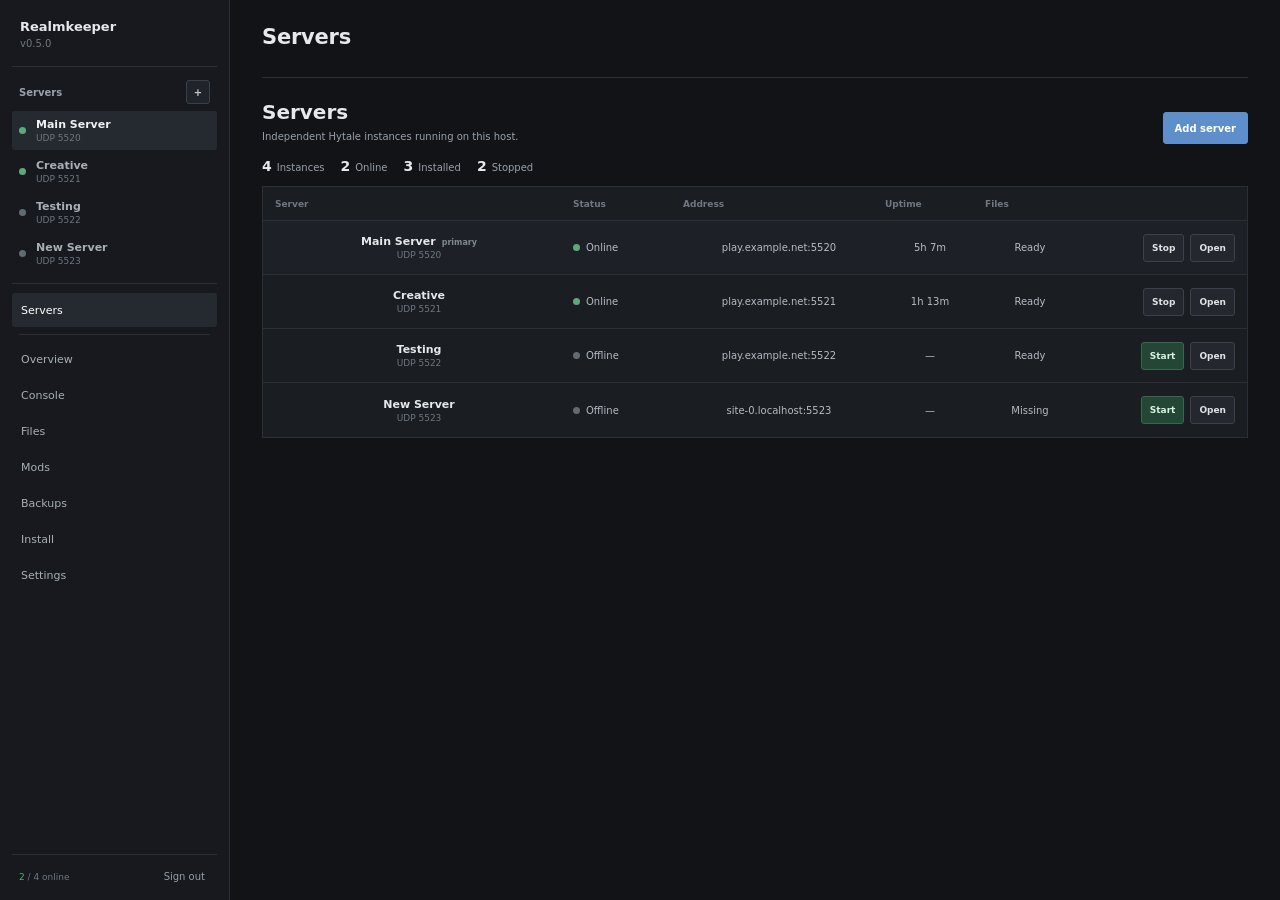
<file: preview.html>
<!doctype html>
<html lang="en">
<head>
  <meta charset="utf-8">
  <meta name="viewport" content="width=device-width,initial-scale=1,viewport-fit=cover">
  <meta name="theme-color" content="#15171b">
  <title>Realmkeeper</title>
  <style>:root{
  color-scheme:dark;
  --bg:#111317;
  --sidebar:#17191e;
  --surface:#1a1d22;
  --surface-2:#20242a;
  --surface-3:#0d0f12;
  --line:#2b3037;
  --line-strong:#3a414b;
  --text:#e6e8eb;
  --muted:#9aa1aa;
  --faint:#6f7781;
  --accent:#5e8fca;
  --accent-hover:#6b9bd4;
  --green:#5da87c;
  --red:#c66767;
  --amber:#c59b57;
  --sidebar-w:230px;
}
*{box-sizing:border-box}
html,body{margin:0;min-height:100%;background:var(--bg);color:var(--text);font-family:Inter,ui-sans-serif,system-ui,-apple-system,BlinkMacSystemFont,"Segoe UI",sans-serif}
body{min-height:100vh}
button,input,textarea,select{font:inherit}button{color:inherit}.hidden{display:none!important}.muted{color:var(--muted)}code{font:12px ui-monospace,SFMono-Regular,Menlo,Consolas,monospace;color:#c5ccd4}
.app{min-height:100vh;display:grid;grid-template-columns:var(--sidebar-w) minmax(0,1fr)}
.sidebar{height:100vh;position:sticky;top:0;background:var(--sidebar);border-right:1px solid var(--line);padding:18px 12px 14px;display:flex;flex-direction:column}
.brand{padding:1px 8px 17px;border-bottom:1px solid var(--line);margin-bottom:13px}.brand strong{display:block;font-size:13px;font-weight:650}.brand small{display:block;margin-top:4px;color:var(--faint);font-size:10px}
.server-picker-head{display:flex;align-items:center;justify-content:space-between;padding:0 7px 7px;color:var(--muted);font-size:10px;font-weight:650}.server-picker-head button{width:24px;height:24px;border:1px solid var(--line-strong);border-radius:3px;background:#20242a;color:#c5cbd2;cursor:pointer}.server-picker-head button:hover{background:#272c33}
.server-list{display:flex;flex-direction:column;gap:2px;max-height:235px;overflow:auto;padding:0 0 10px;margin-bottom:9px;border-bottom:1px solid var(--line)}
.server-list-item{width:100%;min-height:39px;border:0;border-radius:3px;background:transparent;color:#a8afb7;display:grid;grid-template-columns:11px minmax(0,1fr);gap:6px;align-items:center;padding:5px 7px;text-align:left;cursor:pointer}.server-list-item:hover{background:#20242a}.server-list-item.active{background:#252a31;color:#f0f2f4}.server-list-copy{min-width:0}.server-list-copy b,.server-list-copy small{display:block;white-space:nowrap;overflow:hidden;text-overflow:ellipsis}.server-list-copy b{font-size:11px;font-weight:600}.server-list-copy small{margin-top:2px;color:var(--faint);font-size:9px}
.sidebar nav{display:flex;flex-direction:column;gap:2px}.sidebar nav button{height:34px;border:0;border-radius:3px;background:transparent;color:#a8afb7;padding:0 9px;text-align:left;font-size:11px;cursor:pointer}.sidebar nav button:hover{background:#20242a;color:#e5e7ea}.sidebar nav button.active{background:#252a31;color:#fff}.nav-divider{height:1px;background:var(--line);margin:5px 7px}
.sidebar-foot{margin-top:auto;padding:12px 7px 0;border-top:1px solid var(--line);display:flex;align-items:center;justify-content:space-between;gap:8px}.fleet-state{color:var(--faint);font-size:9px}.fleet-state span:first-child{color:var(--green)}
.quiet-btn{border:0;background:transparent;color:#959da7;padding:4px 5px;cursor:pointer;font-size:10px}.quiet-btn:hover{color:#fff}
.main{min-width:0;padding:0 32px 42px}.topbar{height:78px;display:flex;align-items:center;justify-content:space-between;border-bottom:1px solid var(--line);margin-bottom:22px}.topbar h1{margin:0;font-size:21px;font-weight:650;letter-spacing:-.01em}.top-context{margin-top:3px;color:var(--muted);font-size:10px}.top-actions{display:flex;align-items:center;gap:8px}
.status-pill{height:31px;display:flex;align-items:center;gap:7px;border:1px solid var(--line);background:var(--surface);padding:0 9px;border-radius:3px;color:#b5bbc2;font-size:10px}.dot{width:7px;height:7px;border-radius:50%;background:#626a73}.dot.online{background:var(--green)}.dot.busy{background:var(--amber)}.dot.large{width:8px;height:8px}
.view{display:none}.view.active{display:block}.section-label{display:none}.page-head,.panel-head{display:flex;align-items:flex-start;justify-content:space-between;gap:18px}.page-head{align-items:flex-end;margin-bottom:14px}.page-head h2{margin:0;font-size:20px;font-weight:650}.panel-head{margin-bottom:14px}.panel-head h3{margin:0;font-size:13px;font-weight:650}.help{color:var(--muted);font-size:10px;line-height:1.5;margin:5px 0 0}
.btn{height:32px;border:1px solid var(--line-strong);border-radius:3px;background:#24282e;color:#dfe2e6;padding:0 11px;font-size:10px;font-weight:600;cursor:pointer}.btn:hover:not(:disabled){background:#2b3037}.btn:disabled{opacity:.42;cursor:not-allowed}.btn.primary{background:var(--accent);border-color:var(--accent);color:#fff}.btn.primary:hover:not(:disabled){background:var(--accent-hover)}.btn.success{background:#244735;border-color:#37674d;color:#d9efe3}.btn.danger{background:#4a292a;border-color:#714041;color:#f0d2d2}.btn.danger-ghost{border-color:#654143;color:#dca7a8;background:#21191b}.btn.full{width:100%}.btn.small{height:28px;padding:0 8px;font-size:9px}
.panel{background:var(--surface);border:1px solid var(--line);border-radius:4px;padding:17px}.warning-bar{margin-bottom:12px;border:1px solid #5d4c31;background:#201c15;border-radius:3px;padding:9px 11px;display:flex;gap:7px;align-items:center;font-size:10px;color:#d6c08e}.warning-bar span{color:#a9956c}
.server-header{display:flex;align-items:center;justify-content:space-between;gap:22px;border-bottom:1px solid var(--line);padding:3px 0 18px}.server-title-block h2{margin:6px 0 7px;font-size:25px;font-weight:650;letter-spacing:-.02em}.status-line{display:flex;align-items:center;gap:7px;color:#abb2ba;font-size:9px;font-weight:700}.connect-row{display:flex;align-items:center;gap:6px}.connect-row code{background:#0e1013;border:1px solid var(--line);padding:5px 7px;border-radius:2px}.server-controls{display:flex;gap:6px;flex-wrap:wrap;justify-content:flex-end}
.stat-strip{display:grid;grid-template-columns:repeat(5,1fr);border:1px solid var(--line);background:var(--surface);margin-top:12px}.stat-strip>div{padding:12px 14px;border-right:1px solid var(--line)}.stat-strip>div:last-child{border-right:0}.stat-strip span,.stat-strip strong{display:block}.stat-strip span{color:var(--muted);font-size:9px;margin-bottom:4px}.stat-strip strong{font-size:13px;font-weight:650}
.dashboard-grid{display:grid;grid-template-columns:1fr 1fr;gap:11px;margin-top:11px}.log-panel{grid-column:1/-1}.operation-list{border-top:1px solid var(--line)}.operation-list button{width:100%;border:0;border-bottom:1px solid var(--line);background:transparent;color:inherit;display:flex;align-items:center;justify-content:space-between;padding:10px 0;cursor:pointer;text-align:left}.operation-list button:hover{background:#1f2329}.operation-list b,.operation-list small{display:block}.operation-list b{font-size:10px}.operation-list small{font-size:9px;color:var(--muted);margin-top:3px}.operation-list button>span:last-child{font-size:9px;color:#9eb9d8}.button-grid{display:grid;grid-template-columns:1fr 1fr;gap:6px}
.mini-log{height:150px;overflow:hidden;background:var(--surface-3);border:1px solid #242930;padding:9px 11px;font:10px/1.65 ui-monospace,SFMono-Regular,Menlo,Consolas,monospace;color:#a9b2bc}.mini-line{white-space:nowrap;overflow:hidden;text-overflow:ellipsis}.mini-line .time{color:#69737e;margin-right:8px}.mini-line.controller{color:#8bb0d1}.mini-line.stderr{color:#d17a7a}
.console-card{padding:0;overflow:hidden}.console-card .panel-head{padding:14px 16px 0}.console-tools{display:flex;align-items:center;gap:12px;color:var(--muted);font-size:9px}.console-output{height:calc(100vh - 215px);min-height:460px;background:#0a0c0f;border-top:1px solid var(--line);border-bottom:1px solid var(--line);padding:13px 15px;overflow:auto;color:#adb6c0;font:10px/1.65 ui-monospace,SFMono-Regular,Menlo,Consolas,monospace}.log-line{white-space:pre-wrap;word-break:break-word}.log-line .stamp{color:#5f6974;margin-right:7px}.log-line .source{display:inline-block;width:66px;color:#77828d}.log-line.controller{color:#8db2d3}.log-line.stderr{color:#cf7d7d}.log-line.console{color:#9ab6ca}.console-input{display:flex;gap:8px;align-items:center;padding:10px 12px;background:#14171b}.console-input>span{color:#8aaed2;font-family:monospace}.console-input input{min-width:0;flex:1;border:0;outline:0;background:transparent;color:#e2e5e8;font:11px ui-monospace,SFMono-Regular,Menlo,monospace}
.file-head{align-items:flex-end}.file-actions{display:flex;gap:6px;align-items:center}.file-actions select{height:32px;border:1px solid var(--line-strong);border-radius:3px;background:#13161a;color:#dbe0e4;padding:0 27px 0 8px;font-size:10px}.inline-notice{padding:8px 10px;margin-bottom:8px;border:1px solid #5a5038;background:#211e17;border-radius:3px;color:#c6b781;font-size:10px}.code-editor{width:100%;min-height:560px;resize:vertical;outline:0;border:1px solid var(--line);border-radius:3px;background:#0b0d10;color:#c0cad4;padding:13px;font:10px/1.62 ui-monospace,SFMono-Regular,Menlo,Consolas,monospace}.code-editor:focus{border-color:#566b82}.code-editor:disabled{opacity:.62;cursor:not-allowed}
.row{display:flex;align-items:center;gap:8px}.row.end{justify-content:flex-end;margin-top:9px}.row.end>span{margin-right:auto;font-size:9px}.file-btn{position:relative;overflow:hidden;display:inline-flex;align-items:center}.file-btn input{position:absolute;inset:0;opacity:0;cursor:pointer}.file-list{display:flex;flex-direction:column;border-top:1px solid var(--line)}.file-row{display:grid;grid-template-columns:minmax(0,1fr) 95px 155px auto;gap:12px;align-items:center;min-height:42px;border-bottom:1px solid var(--line);font-size:10px}.file-row .name{white-space:nowrap;overflow:hidden;text-overflow:ellipsis}.file-row .meta{color:var(--muted)}.file-row button{border:0;background:transparent;color:#cf8989;font-size:9px;cursor:pointer}.empty-state{color:var(--muted);font-size:10px;padding:13px 0}.empty-state:not(:only-child){padding:0}.stack-panels{display:grid;gap:11px}
.setup-panel{padding:0}.setup-panel>.panel-head{padding:17px 17px 0}.install-state{margin:0 17px 4px;padding:10px 11px;background:#111419;border:1px solid var(--line);border-radius:3px;color:var(--muted);font-size:10px}.setup-row{display:grid;grid-template-columns:32px minmax(0,1fr) auto;gap:13px;align-items:center;padding:17px;border-top:1px solid var(--line)}.step-index{color:#727b85;font:700 10px ui-monospace,monospace}.setup-row h4{margin:0 0 4px;font-size:12px}.setup-row p{margin:0;max-width:690px;color:var(--muted);font-size:10px;line-height:1.5}.setup-buttons{display:flex;gap:6px;justify-content:flex-end;flex-wrap:wrap}
.settings-form>label{display:flex;flex-direction:column;gap:5px;color:#abb2ba;font-size:10px}.settings-form input{height:34px;border:1px solid var(--line-strong);border-radius:3px;background:#111419;color:#edf0f2;padding:0 9px;outline:0}.settings-form input:focus{border-color:#5a718a}.settings-form input:disabled{opacity:.62}.settings-form label small{font-size:9px;color:var(--faint)}.form-grid{display:grid;grid-template-columns:1fr 1fr;gap:12px;margin-bottom:12px}.toggle-row{margin-top:14px!important;display:flex!important;flex-direction:row!important;align-items:center;justify-content:space-between;padding:11px;border:1px solid var(--line);background:#15181d}.toggle-row b,.toggle-row small{display:block}.toggle-row small{margin-top:2px}.toggle-row input{width:16px;height:16px}.settings-note{display:flex;gap:8px;margin-top:12px;padding:10px 11px;border-left:2px solid #5d7fa5;background:#15181d;color:var(--muted);font-size:9px}.settings-note b{color:#d0d5da}
.auth-shell{min-height:100vh;display:grid;place-items:center;padding:22px}.auth-card{width:min(360px,100%);border:1px solid var(--line);background:var(--surface);border-radius:4px;padding:24px}.auth-product{color:#cfd4da;font-size:11px;font-weight:650;margin-bottom:24px}.auth-card h1{font-size:21px;margin:0 0 5px}.auth-card p{font-size:10px;margin:0 0 18px}.auth-card label{display:flex;flex-direction:column;gap:5px;margin:0 0 12px;color:#abb2ba;font-size:10px}.auth-card input{height:36px;border:1px solid var(--line-strong);border-radius:3px;background:#111419;color:#fff;padding:0 9px;outline:0}.auth-card input:focus{border-color:#5b7189}.error-text{min-height:16px;margin-top:9px;color:#d58686;font-size:9px}
.toast{position:fixed;right:18px;bottom:18px;z-index:30;background:#1d2127;border:1px solid var(--line-strong);border-radius:3px;color:#e8ebed;padding:9px 11px;font-size:10px;opacity:0;transform:translateY(6px);pointer-events:none;transition:.12s}.toast.show{opacity:1;transform:none}.toast.error{border-color:#754645;color:#efbcbc}
.fleet-summary{display:flex;gap:16px;padding:0 0 12px;color:var(--muted);font-size:10px}.fleet-summary>div{display:flex;align-items:baseline;gap:5px}.fleet-summary strong{font-size:14px;color:#e6e8eb}.fleet-summary span{text-transform:none;letter-spacing:0}
.table-shell{border:1px solid var(--line);background:var(--surface)}.server-table-head,.fleet-card{display:grid;grid-template-columns:minmax(180px,1.5fr) 100px minmax(170px,1fr) 90px 90px 150px;gap:10px;align-items:center}.server-table-head{min-height:34px;padding:0 12px;border-bottom:1px solid var(--line);color:var(--faint);font-size:9px;font-weight:650}.fleet-grid{display:block}.fleet-card{min-height:54px;padding:0 12px;border-bottom:1px solid var(--line)}.fleet-card:last-child{border-bottom:0}.fleet-card.selected{background:#1d2127}.fleet-open{display:contents}.fleet-name{min-width:0}.fleet-name strong,.fleet-name small{display:block;white-space:nowrap;overflow:hidden;text-overflow:ellipsis}.fleet-name strong{font-size:11px;font-weight:600}.fleet-name small{color:var(--faint);font-size:9px;margin-top:2px}.fleet-cell{font-size:10px;color:#b5bcc4;white-space:nowrap;overflow:hidden;text-overflow:ellipsis}.fleet-status{display:flex;align-items:center;gap:6px}.primary-tag{margin-left:6px;color:#7f8790;font-size:8px}.fleet-actions{display:flex;justify-content:flex-end;gap:6px}
.server-dialog{width:min(460px,calc(100vw - 28px));border:1px solid var(--line-strong);border-radius:4px;background:#191c21;color:var(--text);padding:0}.server-dialog::backdrop{background:rgba(0,0,0,.65)}.server-dialog form{padding:18px}.dialog-head{display:flex;align-items:flex-start;justify-content:space-between;gap:15px;margin-bottom:16px}.dialog-head h2{margin:0;font-size:18px}.server-dialog label{display:flex;flex-direction:column;gap:5px;margin:0 0 12px;color:#abb2ba;font-size:10px}.server-dialog input,.server-dialog select{height:35px;border:1px solid var(--line-strong);border-radius:3px;background:#111419;color:#edf0f2;padding:0 9px;outline:0}.server-dialog select{padding-right:28px}.server-dialog small{color:var(--faint);font-size:9px;line-height:1.4}.dialog-actions{display:flex;justify-content:flex-end;gap:6px;margin-top:16px;padding-top:12px;border-top:1px solid var(--line)}
@media(max-width:1050px){:root{--sidebar-w:205px}.main{padding:0 22px 36px}.server-table-head,.fleet-card{grid-template-columns:minmax(160px,1.4fr) 90px minmax(150px,1fr) 80px 120px}.server-table-head span:nth-child(5),.fleet-card>.fleet-files{display:none}.stat-strip{grid-template-columns:repeat(3,1fr)}.stat-strip>div:nth-child(3){border-right:0}.stat-strip>div:nth-child(n+4){border-top:1px solid var(--line)}.dashboard-grid{grid-template-columns:1fr}.log-panel{grid-column:auto}.setup-row{grid-template-columns:32px 1fr}.setup-buttons{grid-column:2;justify-content:flex-start}}
@media(max-width:700px){.app{display:block}.sidebar{position:fixed;z-index:20;left:0;right:0;bottom:0;top:auto;width:auto;height:58px;padding:4px 5px;border-right:0;border-top:1px solid var(--line);display:block;overflow-x:auto}.brand,.sidebar-foot,.server-picker-head,.server-list,.nav-divider{display:none}.sidebar nav{height:100%;display:flex;flex-direction:row;gap:2px;min-width:max-content}.sidebar nav button{min-width:72px;height:48px;text-align:center;padding:0 7px;font-size:9px}.main{padding:0 11px 72px}.topbar{height:68px;margin-bottom:12px}.topbar h1{font-size:18px}.top-actions .status-pill{display:none}.server-header{align-items:flex-start;flex-direction:column;padding-top:0}.server-title-block h2{font-size:22px}.server-controls{width:100%;justify-content:flex-start}.server-controls .btn{flex:1}.stat-strip{grid-template-columns:1fr 1fr}.stat-strip>div{border-right:1px solid var(--line);border-top:1px solid var(--line)}.stat-strip>div:nth-child(-n+2){border-top:0}.stat-strip>div:nth-child(2n){border-right:0}.panel{padding:14px}.file-head{display:block}.file-actions{margin-top:10px}.file-actions select{flex:1}.form-grid{grid-template-columns:1fr}.file-row{grid-template-columns:minmax(0,1fr) auto}.file-row .meta{display:none}.console-card{padding:0}.console-output{height:calc(100vh - 192px);min-height:390px}.setup-row{display:block}.step-index{margin-bottom:6px}.setup-buttons{margin-top:10px;justify-content:flex-start}.warning-bar{align-items:flex-start;flex-direction:column}.settings-note{display:block}.settings-note b{display:block;margin-bottom:4px}.page-head{align-items:flex-start;flex-direction:column}.page-head .btn{width:100%}.fleet-summary{gap:10px;flex-wrap:wrap}.server-table-head{display:none}.fleet-card{grid-template-columns:minmax(0,1fr) auto;gap:8px;min-height:68px;padding:9px 10px}.fleet-card>.fleet-status,.fleet-card>.fleet-address,.fleet-card>.fleet-uptime,.fleet-card>.fleet-files{display:none}.fleet-actions{align-self:center}.top-context{max-width:170px;overflow:hidden;text-overflow:ellipsis;white-space:nowrap}.sidebar nav button[data-view="servers"]{order:-1}}
</style>
</head>
<body>
  <div id="auth" class="auth-shell hidden">
    <form id="auth-form" class="auth-card">
      <div class="auth-product">Realmkeeper</div>
      <h1 id="auth-title">Sign in</h1>
      <p id="auth-copy" class="muted">Manage Hytale servers on this host.</p>
      <label>Username<input id="auth-user" autocomplete="username" value="admin" required></label>
      <label>Password<input id="auth-pass" type="password" autocomplete="current-password" minlength="8" required></label>
      <button class="btn primary full" type="submit" id="auth-submit">Continue</button>
      <div id="auth-error" class="error-text"></div>
    </form>
  </div>

  <div id="app" class="app hidden">
    <aside class="sidebar">
      <div class="brand">
        <strong>Realmkeeper</strong>
        <small>v0.5.0</small>
      </div>

      <div class="server-picker-head"><span>Servers</span><button id="add-server-side" title="Add server">+</button></div>
      <div id="server-list" class="server-list"></div>

      <nav id="nav">
        <button data-view="servers" class="active">Servers</button>
        <div class="nav-divider"></div>
        <button data-view="dashboard">Overview</button>
        <button data-view="console">Console</button>
        <button data-view="config">Files</button>
        <button data-view="mods">Mods</button>
        <button data-view="backups">Backups</button>
        <button data-view="setup">Install</button>
        <button data-view="settings">Settings</button>
      </nav>

      <div class="sidebar-foot">
        <div class="fleet-state"><span id="fleet-online">0</span> / <span id="fleet-total">0</span> online</div>
        <button id="logout" class="quiet-btn">Sign out</button>
      </div>
    </aside>

    <main class="main">
      <header class="topbar">
        <div>
          <h1 id="view-title">Servers</h1>
          <div id="top-context" class="top-context"></div>
          <div class="section-label hidden" id="view-kicker">SERVER</div>
        </div>
        <div class="top-actions">
          <div class="status-pill" id="top-status"><span class="dot"></span><span>Offline</span></div>
          <button id="top-start" class="btn primary">Start</button>
        </div>
      </header>

      <section id="view-servers" class="view active">
        <div class="page-head">
          <div><h2>Servers</h2><p class="help">Independent Hytale instances running on this host.</p></div>
          <button id="add-server-main" class="btn primary">Add server</button>
        </div>
        <div id="fleet-summary" class="fleet-summary"></div>
        <div class="table-shell">
          <div class="server-table-head"><span>Server</span><span>Status</span><span>Address</span><span>Uptime</span><span>Files</span><span></span></div>
          <div id="fleet-grid" class="fleet-grid"></div>
        </div>
      </section>

      <section id="view-dashboard" class="view">
        <div id="memory-warning" class="warning-bar hidden"><strong>Memory limit below 4 GB.</strong><span>Increase the Docker/CasaOS memory allocation before hosting players.</span></div>

        <div class="server-header">
          <div class="server-title-block">
            <div class="status-line"><span class="dot large" id="hero-dot"></span><span id="hero-state">OFFLINE</span></div>
            <h2 id="server-name">Hytale Server</h2>
            <div class="connect-row"><code id="connect-address">server.local:5520</code><button class="quiet-btn" id="copy-address">Copy</button></div>
          </div>
          <div class="server-controls">
            <button class="btn success" id="start-btn">Start</button>
            <button class="btn" id="restart-btn">Restart</button>
            <button class="btn danger" id="stop-btn">Stop</button>
          </div>
        </div>

        <div class="stat-strip">
          <div><span>Uptime</span><strong id="metric-uptime">—</strong></div>
          <div><span>Memory</span><strong id="metric-memory">—</strong></div>
          <div><span>Limit</span><strong id="metric-memory-limit">—</strong></div>
          <div><span>UDP port</span><strong id="metric-port">—</strong></div>
          <div><span>Files</span><strong id="metric-installed">—</strong></div>
        </div>

        <div class="dashboard-grid">
          <section class="panel">
            <div class="panel-head"><h3>Actions</h3></div>
            <div class="operation-list">
              <button data-action="auth"><span><b>Authenticate</b><small>Start Hytale device login</small></span><span>Run</span></button>
              <button data-action="backup"><span><b>Native backup</b><small>Create a Hytale backup</small></span><span>Run</span></button>
              <button data-view-link="console"><span><b>Console</b><small>Open live server output</small></span><span>Open</span></button>
            </div>
          </section>

          <section class="panel">
            <div class="panel-head"><h3>Update</h3></div>
            <div class="button-grid">
              <button class="btn" data-update="status">Status</button>
              <button class="btn" data-update="check">Check</button>
              <button class="btn" data-update="download">Download</button>
              <button class="btn danger-ghost" data-update="apply">Apply</button>
            </div>
            <p class="help">Uses the selected server's Hytale updater.</p>
          </section>

          <section class="panel log-panel">
            <div class="panel-head"><h3>Recent output</h3><button class="quiet-btn" data-view-link="console">Open console</button></div>
            <div id="mini-log" class="mini-log"></div>
          </section>
        </div>
      </section>

      <section id="view-console" class="view">
        <div class="panel console-card">
          <div class="panel-head"><h3>Console</h3><div class="console-tools"><label><input type="checkbox" id="auto-scroll" checked> Auto-scroll</label><button class="quiet-btn" id="clear-console">Clear</button></div></div>
          <div id="console-output" class="console-output"></div>
          <form id="console-form" class="console-input"><span>&gt;</span><input id="console-command" autocomplete="off" placeholder="Enter a server command"><button class="btn primary">Send</button></form>
        </div>
      </section>

      <section id="view-config" class="view">
        <div class="panel">
          <div class="panel-head file-head"><div><h3>Server files</h3><p class="help">Stop the server before editing files that Hytale writes at runtime.</p></div><div class="file-actions"><select id="config-file"><option>config.json</option><option>permissions.json</option><option>whitelist.json</option><option>bans.json</option></select><button class="btn" id="reload-config">Reload</button></div></div>
          <div id="config-running-note" class="inline-notice hidden">Stop this server to edit the file.</div>
          <textarea id="server-config" class="code-editor" spellcheck="false"></textarea>
          <div class="row end"><span id="config-note" class="muted"></span><button class="btn primary" id="save-config">Save</button></div>
        </div>
      </section>

      <section id="view-mods" class="view">
        <div class="panel"><div class="panel-head"><div><h3>Mods</h3><p class="help">Installed for the selected server only.</p></div><label class="btn primary file-btn">Add mod<input type="file" id="mod-file" accept=".jar,.zip"></label></div><div id="mods-list" class="file-list empty-state">No mods installed.</div></div>
      </section>

      <section id="view-backups" class="view">
        <div class="stack-panels">
          <div class="panel"><div class="panel-head"><div><h3>Native backups</h3><p class="help">Backups created by Hytale.</p></div><button class="btn primary" id="native-backup">Back up now</button></div><div id="native-backups" class="file-list empty-state">No native backups found.</div></div>
          <div class="panel"><div class="panel-head"><div><h3>Full snapshots</h3><p class="help">World, configuration, permissions and mods. Server must be stopped.</p></div><button class="btn" id="snapshot-backup">Create snapshot</button></div><div id="snapshots" class="file-list empty-state">No snapshots found.</div></div>
        </div>
      </section>

      <section id="view-setup" class="view">
        <div class="panel setup-panel">
          <div class="panel-head"><h3>Install server files</h3></div>
          <div id="install-state" class="install-state">Checking installation…</div>
          <div class="setup-row"><div class="step-index">1</div><div><h4>Official downloader</h4><p>Upload the Hytale downloader once, then use it to install this server.</p></div><div class="setup-buttons"><label class="btn file-btn">Choose file<input type="file" id="downloader-file" accept=".zip,application/zip,application/octet-stream"></label><button class="btn primary" id="run-downloader">Download & install</button></div></div>
          <div class="setup-row"><div class="step-index">2</div><div><h4>Existing game.zip</h4><p>Import a server bundle already placed in this instance's imports directory.</p></div><div class="setup-buttons"><button class="btn" id="import-local">Import game.zip</button></div></div>
          <div class="setup-row"><div class="step-index">3</div><div><h4>First start</h4><p>Start the server, then authenticate from the Console using the device code.</p></div><div class="setup-buttons"><button class="btn success" id="setup-start">Start</button><button class="btn" id="setup-auth">Authenticate</button></div></div>
        </div>
      </section>

      <section id="view-settings" class="view">
        <form id="settings-form" class="panel settings-form">
          <div class="panel-head"><h3>Server settings</h3><div class="row"><button type="button" id="delete-server" class="btn danger-ghost">Delete server</button><button class="btn primary">Save</button></div></div>
          <div class="form-grid">
            <label>Server name<input id="set-name" required></label>
            <label>Public address<input id="set-host" placeholder="play.example.com or public IP"></label>
            <label>UDP game port<input id="set-port" type="number" min="1" max="65535" required><small id="port-help">Each running server needs a unique UDP port.</small></label>
            <label>Backup frequency (minutes)<input id="set-backup" type="number" min="5" max="10080" required></label>
            <label>Minimum JVM memory<input id="set-xms" placeholder="2G" required></label>
            <label>Maximum JVM memory<input id="set-xmx" placeholder="4G" required></label>
          </div>
          <label>Additional server arguments<input id="set-args" placeholder="--accept-early-plugins"></label>
          <label class="toggle-row"><span><b>Auto-start</b><small>Start this instance when the manager starts.</small></span><input id="set-autostart" type="checkbox"></label>
          <div class="settings-note"><b>Networking</b><span>The container publishes a UDP range. Each server needs a different port in that range.</span></div>
        </form>
      </section>
    </main>
  </div>

  <dialog id="server-dialog" class="server-dialog">
    <form id="server-create-form" method="dialog">
      <div class="dialog-head"><h2>Add server</h2><button type="button" id="close-server-dialog" class="quiet-btn">Close</button></div>
      <label>Server name<input id="new-server-name" value="New Hytale Server" required></label>
      <label>UDP port<input id="new-server-port" type="number" min="1" max="65535"><small id="new-port-help">Leave blank to use the next available published port.</small></label>
      <label>Start from<select id="new-server-source"><option value="">Blank server — install files after creation</option></select><small>Cloning copies the Hytale install, mods and config, but starts with a new world and no backups.</small></label>
      <div class="dialog-actions"><button type="button" id="cancel-server-dialog" class="btn">Cancel</button><button class="btn primary" type="submit">Create</button></div>
    </form>
  </dialog>

  <div id="toast" class="toast"></div>
  
<script>
const demoServers=[
 {id:'main',serverName:'Main Server',port:5520,publicHost:'play.example.net',running:true,installed:true,installBusy:false,uptimeSeconds:18420,storageDir:'.',primary:true},
 {id:'creative',serverName:'Creative',port:5521,publicHost:'play.example.net',running:true,installed:true,installBusy:false,uptimeSeconds:4380,storageDir:'servers/creative',primary:false},
 {id:'testing',serverName:'Testing',port:5522,publicHost:'play.example.net',running:false,installed:true,installBusy:false,uptimeSeconds:0,storageDir:'servers/testing',primary:false},
 {id:'new-server',serverName:'New Server',port:5523,publicHost:'',running:false,installed:false,installBusy:false,uptimeSeconds:0,storageDir:'servers/new-server',primary:false}
];
const demoSettings={};for(const s of demoServers)demoSettings[s.id]={...s,memoryMin:'2G',memoryMax:'4G',autoStart:s.id==='main',extraArgs:'',backupFrequency:30,portMin:5520,portMax:5539};
const demoLogs={main:[{time:new Date(Date.now()-40000),source:'controller',line:'Starting Hytale server on PID 3812'},{time:new Date(Date.now()-35000),source:'server',line:'Server initialized successfully'},{time:new Date(Date.now()-12000),source:'server',line:'Player joined the world'}],creative:[{time:new Date(Date.now()-8000),source:'server',line:'Creative ready on UDP 5521'}],testing:[], 'new-server':[]};
function demoId(opts,url){return opts?.headers?.['X-HSM-Server']||opts?.headers?.['X-Orbis-Server']||new URL(url,location.href).searchParams.get('server')||'main'}
window.fetch=async function(url,opts={}){const method=(opts.method||'GET').toUpperCase(), id=demoId(opts,url), s=demoServers.find(x=>x.id===id)||demoServers[0];let body={ok:true};
 if(url==='/api/bootstrap')body={configured:true};
 else if(url==='/api/servers'&&method==='GET')body=demoServers;
 else if(url==='/api/servers'&&method==='POST'){const x=JSON.parse(opts.body||'{}');const nid=(x.name||'new-server').toLowerCase().replace(/[^a-z0-9]+/g,'-');const n={id:nid,serverName:x.name||'New Hytale Server',port:x.port||5524,publicHost:'',running:false,installed:!!x.sourceServerId,installBusy:false,uptimeSeconds:0,storageDir:'servers/'+nid,primary:false};demoServers.push(n);demoSettings[nid]={...n,memoryMin:'2G',memoryMax:'4G',autoStart:false,extraArgs:'',backupFrequency:30,portMin:5520,portMax:5539};demoLogs[nid]=[];body=n}
 else if(/^\/api\/servers\/[^/]+\/(start|stop|restart)$/.test(url)){const [,sid,act]=url.match(/^\/api\/servers\/([^/]+)\/(start|stop|restart)$/);const x=demoServers.find(v=>v.id===decodeURIComponent(sid));if(x){x.running=act!=='stop';x.uptimeSeconds=x.running?12:0}}
 else if(/^\/api\/servers\/[^/]+$/.test(url)&&method==='DELETE'){const sid=decodeURIComponent(url.split('/').pop());const i=demoServers.findIndex(v=>v.id===sid);if(i>0)demoServers.splice(i,1)}
 else if(url==='/api/status')body={running:s.running,installed:s.installed,installBusy:false,pid:s.running?3812:0,uptimeSeconds:s.uptimeSeconds,memoryBytes:s.running?(id==='main'?2411724800:1310720000):0,memoryLimitBytes:17179869184,meetsMinimumMemory:true,controllerVersion:'0.5.0'};
 else if(url==='/api/settings'&&method==='GET')body=demoSettings[id];
 else if(url==='/api/settings'&&method==='PUT'){Object.assign(demoSettings[id],JSON.parse(opts.body||'{}'));Object.assign(s,demoSettings[id]);body=demoSettings[id]}
 else if(url==='/api/logs')body=demoLogs[id]||[];
 else if(url.startsWith('/api/server/file/'))body={name:url.split('/').pop(),exists:true,content:'{\n  "ServerName": "'+s.serverName+'"\n}',running:s.running,editable:!s.running};
 else if(url==='/api/mods')body=id==='main'?[{name:'BetterTorches.jar',size:381244,modified:new Date().toISOString()},{name:'VillageTools.zip',size:1209912,modified:new Date().toISOString()}]:[];
 else if(url==='/api/backups')body={native:s.installed?[{name:'backup-2026-09-29.zip',size:52428800,modified:new Date().toISOString()}]:[],snapshots:[]};
 else if(url==='/api/install/status')body={installed:s.installed,downloaderPresent:true,bundlePresent:false,busy:false,paths:{game:s.primary?'/data/game':'/data/'+s.storageDir+'/game'}};
 else if(url.includes('/api/server/start')){s.running=true;s.installed=true}else if(url.includes('/api/server/stop'))s.running=false;
 return new Response(JSON.stringify(body),{status:200,headers:{'Content-Type':'application/json'}})
};
window.EventSource=class{constructor(){this.onmessage=null}close(){}};
</script>
<script>const $=s=>document.querySelector(s), $$=s=>[...document.querySelectorAll(s)];
const state={configured:false,servers:[],serverId:null,status:null,settings:null,logs:[],events:null,current:'servers',configFile:'config.json'};
async function api(url,opts={}){const headers=opts.body instanceof FormData?{}:{'Content-Type':'application/json'};if(state.serverId)headers['X-HSM-Server']=state.serverId;const res=await fetch(url,{...opts,headers:{...headers,...(opts.headers||{})}});let body=null;try{body=await res.json()}catch{}if(res.status===401&&!url.includes('/login')){showAuth(false);throw new Error('Authentication required')}if(!res.ok)throw new Error(body?.error||`${res.status} ${res.statusText}`);return body}
function toast(msg,error=false){const el=$('#toast');el.textContent=msg;el.className='toast show'+(error?' error':'');clearTimeout(toast.t);toast.t=setTimeout(()=>el.className='toast',3000)}
function fmtBytes(n){if(!n)return'—';const u=['B','KB','MB','GB','TB'];let i=0;while(n>=1024&&i<u.length-1){n/=1024;i++}return`${n.toFixed(i>1?1:0)} ${u[i]}`}
function fmtUptime(sec){if(!sec)return'—';const d=Math.floor(sec/86400),h=Math.floor(sec%86400/3600),m=Math.floor(sec%3600/60);return d?`${d}d ${h}h`:h?`${h}h ${m}m`:`${m}m`}
function fmtDate(v){try{return new Date(v).toLocaleString()}catch{return v}}function fmtTime(v){try{return new Date(v).toLocaleTimeString([],{hour:'2-digit',minute:'2-digit',second:'2-digit'})}catch{return''}}
function esc(s){return String(s??'').replace(/[&<>"']/g,c=>({'&':'&amp;','<':'&lt;','>':'&gt;','"':'&quot;',"'":'&#39;'}[c]))}
function selectedSummary(){return state.servers.find(s=>s.id===state.serverId)}
async function boot(){const b=await api('/api/bootstrap');state.configured=b.configured;if(!b.configured){showAuth(true);return}try{await api('/api/servers');showApp()}catch{showAuth(false)}}
function showAuth(setup){$('#app').classList.add('hidden');$('#auth').classList.remove('hidden');$('#auth-title').textContent=setup?'Create admin account':'Sign in';$('#auth-copy').textContent=setup?'Secure this server manager.':'Manage your Hytale servers.';$('#auth-submit').textContent=setup?'Create account':'Sign in';$('#auth-pass').autocomplete=setup?'new-password':'current-password';$('#auth-form').dataset.mode=setup?'setup':'login'}
async function showApp(){$('#auth').classList.add('hidden');$('#app').classList.remove('hidden');await loadServers(true);if(state.serverId)await loadSelected();clearInterval(state.poll);state.poll=setInterval(async()=>{await loadServers(false);if(state.serverId&&state.current!=='servers')await refreshStatus()},2000);switchView(state.current)}
$('#auth-form').addEventListener('submit',async e=>{e.preventDefault();$('#auth-error').textContent='';const body={username:$('#auth-user').value.trim(),password:$('#auth-pass').value};try{await api($('#auth-form').dataset.mode==='setup'?'/api/bootstrap':'/api/login',{method:'POST',body:JSON.stringify(body)});showApp()}catch(err){$('#auth-error').textContent=err.message}});$('#logout').addEventListener('click',async()=>{try{await api('/api/logout',{method:'POST'})}catch{}location.reload()});
$$('#nav button').forEach(b=>b.addEventListener('click',()=>switchView(b.dataset.view)));$$('[data-view-link]').forEach(b=>b.addEventListener('click',()=>switchView(b.dataset.viewLink)));
function switchView(v){state.current=v;$$('.view').forEach(x=>x.classList.remove('active'));$(`#view-${v}`)?.classList.add('active');$$('#nav button').forEach(x=>x.classList.toggle('active',x.dataset.view===v));const titles={servers:'Servers',dashboard:'Overview',console:'Console',config:'Files',mods:'Mods',backups:'Backups',setup:'Install',settings:'Settings'};$('#view-title').textContent=titles[v];const global=v==='servers';$('#top-status').classList.toggle('hidden',global);$('#top-start').classList.toggle('hidden',global);$('#top-context').textContent=global?'':(selectedSummary()?.serverName||'');loadCurrent()}
function loadCurrent(){if(state.current==='servers')renderFleet();if(!state.serverId)return;if(state.current==='mods')loadMods();if(state.current==='backups')loadBackups();if(state.current==='config')loadServerConfig();if(state.current==='setup')loadInstallStatus()}
async function loadServers(initial=false){try{state.servers=await api('/api/servers');if(!state.servers.length)return;const saved=localStorage.getItem('realmkeeper-server');if(!state.serverId||!state.servers.some(s=>s.id===state.serverId)){state.serverId=(saved&&state.servers.some(s=>s.id===saved))?saved:state.servers[0].id}renderServerList();renderFleet();renderFleetStats();populateCloneSources();if(initial)$('#top-context').textContent=selectedSummary()?.serverName||''}catch(e){if(initial)toast(e.message,true)}}
function renderFleetStats(){const online=state.servers.filter(s=>s.running).length;$('#fleet-online').textContent=online;$('#fleet-total').textContent=state.servers.length;const installed=state.servers.filter(s=>s.installed).length;$('#fleet-summary').innerHTML=`<div><strong>${state.servers.length}</strong><span>Instances</span></div><div><strong>${online}</strong><span>Online</span></div><div><strong>${installed}</strong><span>Installed</span></div><div><strong>${state.servers.length-online}</strong><span>Stopped</span></div>`}
function renderServerList(){const el=$('#server-list');el.innerHTML=state.servers.map(s=>`<button class="server-list-item ${s.id===state.serverId?'active':''}" data-select-server="${esc(s.id)}"><span class="dot ${s.running?'online':s.installBusy?'busy':''}"></span><span class="server-list-copy"><b>${esc(s.serverName)}</b><small>UDP ${s.port}</small></span></button>`).join('');$$('[data-select-server]').forEach(b=>b.addEventListener('click',()=>selectServer(b.dataset.selectServer)))}
function renderFleet(){if(!$('#fleet-grid'))return;const grid=$('#fleet-grid');if(!state.servers.length){grid.innerHTML='<div class="empty-state" style="padding:16px">No servers configured.</div>';return}grid.innerHTML=state.servers.map(s=>`<article class="fleet-card ${s.id===state.serverId?'selected':''}"><button class="fleet-open" data-fleet-open="${esc(s.id)}"><div class="fleet-name"><strong>${esc(s.serverName)}${s.primary?'<span class="primary-tag">primary</span>':''}</strong><small>UDP ${s.port}</small></div><div class="fleet-cell fleet-status"><span class="dot ${s.running?'online':s.installBusy?'busy':''}"></span>${s.running?'Online':s.installBusy?'Installing':'Offline'}</div><div class="fleet-cell fleet-address">${esc(s.publicHost||location.hostname)}:${s.port}</div><div class="fleet-cell fleet-uptime">${s.running?fmtUptime(s.uptimeSeconds):'—'}</div><div class="fleet-cell fleet-files">${s.installed?'Ready':'Missing'}</div></button><div class="fleet-actions"><button class="btn small ${s.running?'':'success'}" data-fleet-action="${s.running?'stop':'start'}" data-id="${esc(s.id)}">${s.running?'Stop':'Start'}</button><button class="btn small" data-fleet-open="${esc(s.id)}">Open</button></div></article>`).join('');$$('[data-fleet-open]').forEach(b=>b.addEventListener('click',()=>selectServer(b.dataset.fleetOpen)));$$('[data-fleet-action]').forEach(b=>b.addEventListener('click',e=>{e.stopPropagation();fleetAction(b.dataset.id,b.dataset.fleetAction)}))}
async function selectServer(id){if(id===state.serverId){switchView('dashboard');return}state.events?.close();state.events=null;state.serverId=id;localStorage.setItem('realmkeeper-server',id);state.logs=[];renderServerList();switchView('dashboard');await loadSelected()}
async function loadSelected(){if(!state.serverId)return;await Promise.all([loadSettings(),refreshStatus(),loadLogs()]);connectEvents();loadCurrent()}
async function fleetAction(id,action){try{await api(`/api/servers/${encodeURIComponent(id)}/${action}`,{method:'POST'});toast(`${action==='start'?'Start':'Stop'} requested`);setTimeout(()=>loadServers(false),400)}catch(e){toast(e.message,true)}}
async function refreshStatus(){if(!state.serverId)return;try{state.status=await api('/api/status');renderStatus()}catch{}}
function renderStatus(){const s=state.status,on=s?.running,busy=s?.installBusy;$('#top-status').innerHTML=`<span class="dot ${on?'online':busy?'busy':''}"></span><span>${on?'Online':busy?'Installing':'Offline'}</span>`;$('#hero-dot').className='dot large '+(on?'online':busy?'busy':'');$('#hero-state').textContent=on?'ONLINE':busy?'INSTALLING':'OFFLINE';$('#metric-uptime').textContent=fmtUptime(s?.uptimeSeconds);$('#metric-memory').textContent=fmtBytes(s?.memoryBytes);$('#metric-memory-limit').textContent=fmtBytes(s?.memoryLimitBytes);$('#metric-installed').textContent=s?.installed?'Ready':'Missing';$('#memory-warning').classList.toggle('hidden',s?.meetsMinimumMemory!==false);$('#start-btn').disabled=on||busy||!s?.installed;$('#top-start').disabled=on||busy||!s?.installed;$('#stop-btn').disabled=!on;$('#restart-btn').disabled=!on;$('#top-start').textContent=on?'Running':s?.installed?'Start':'Install';if(state.settings){$('#metric-port').textContent=state.settings.port;updateAddress()}if(state.current==='config')setConfigEditState(!on)}
async function loadSettings(){if(!state.serverId)return;state.settings=await api('/api/settings');const s=state.settings;$('#server-name').textContent=s.serverName;$('#top-context').textContent=s.serverName;$('#set-name').value=s.serverName;$('#set-host').value=s.publicHost||'';$('#set-port').value=s.port;$('#set-port').min=s.portMin||1;$('#set-port').max=s.portMax||65535;$('#port-help').textContent=`Published UDP range: ${s.portMin||1}–${s.portMax||65535}. Each server must use a unique port.`;$('#set-backup').value=s.backupFrequency;$('#set-xms').value=s.memoryMin;$('#set-xmx').value=s.memoryMax;$('#set-args').value=s.extraArgs||'';$('#set-autostart').checked=s.autoStart;$('#metric-port').textContent=s.port;const sel=selectedSummary();$('#delete-server').disabled=!!sel?.primary;$('#delete-server').title=sel?.primary?'The primary server is retained for existing storage compatibility.':'';updateAddress()}
function updateAddress(){const s=state.settings;if(!s)return;$('#connect-address').textContent=`${s.publicHost||location.hostname}:${s.port}`}
$('#copy-address').addEventListener('click',async()=>{try{await navigator.clipboard.writeText($('#connect-address').textContent);toast('Address copied')}catch{toast('Could not copy address',true)}});
for(const id of['start-btn','top-start','setup-start'])$('#'+id).addEventListener('click',()=>serverAction('start'));$('#stop-btn').addEventListener('click',()=>serverAction('stop'));$('#restart-btn').addEventListener('click',()=>serverAction('restart'));
async function serverAction(action){if(action==='start'&&state.status&&!state.status.installed){switchView('setup');return}try{await api(`/api/server/${action}`,{method:'POST'});toast(`${action[0].toUpperCase()+action.slice(1)} requested`);setTimeout(async()=>{await refreshStatus();await loadServers(false)},450)}catch(e){toast(e.message,true)}}
async function loadLogs(){if(!state.serverId)return;try{state.logs=await api('/api/logs');renderLogs()}catch{}}
function renderLogs(){const out=$('#console-output');out.innerHTML=state.logs.map(logHTML).join('');if($('#auto-scroll').checked)out.scrollTop=out.scrollHeight;renderMiniLog()}
function renderMiniLog(){const recent=state.logs.slice(-8);$('#mini-log').innerHTML=recent.map(x=>`<div class="mini-line ${esc(x.source)}"><span class="time">${fmtTime(x.time)}</span>${esc(x.line)}</div>`).join('')||'<span class="muted">No server output yet.</span>'}
function logHTML(x){return`<div class="log-line ${esc(x.source)}"><span class="stamp">${fmtTime(x.time)}</span><span class="source">${esc(x.source)}</span>${esc(x.line)}</div>`}
function connectEvents(){state.events?.close();if(!state.serverId)return;const id=state.serverId;const es=new EventSource(`/api/events?server=${encodeURIComponent(id)}`);state.events=es;es.onmessage=e=>{if(id!==state.serverId)return;try{const line=JSON.parse(e.data);state.logs.push(line);if(state.logs.length>2500)state.logs=state.logs.slice(-2500);const out=$('#console-output');out.insertAdjacentHTML('beforeend',logHTML(line));if($('#auto-scroll').checked)out.scrollTop=out.scrollHeight;renderMiniLog()}catch{}}}
$('#console-form').addEventListener('submit',async e=>{e.preventDefault();const i=$('#console-command'),command=i.value.trim();if(!command)return;try{await api('/api/console',{method:'POST',body:JSON.stringify({command})});i.value=''}catch(e){toast(e.message,true)}});$('#clear-console').addEventListener('click',()=>{$('#console-output').innerHTML=''});
$$('[data-action]').forEach(b=>b.addEventListener('click',async()=>{try{if(b.dataset.action==='auth'){await api('/api/auth/device',{method:'POST'});switchView('console');toast('Device login started')}if(b.dataset.action==='backup'){await api('/api/backups/native',{method:'POST'});toast('Backup requested')}}catch(e){toast(e.message,true)}}));
$$('[data-update]').forEach(b=>b.addEventListener('click',async()=>{const action=b.dataset.update;if(action==='apply'&&!confirm('Apply the staged Hytale update to this server now?'))return;try{await api(`/api/update/${action}`,{method:'POST'});switchView('console');toast(`Update ${action} requested`)}catch(e){toast(e.message,true)}}));
$('#setup-auth').addEventListener('click',async()=>{try{await api('/api/auth/device',{method:'POST'});switchView('console');toast('Device login started')}catch(e){toast(e.message,true)}});
function setConfigEditState(editable){$('#server-config').disabled=!editable;$('#save-config').disabled=!editable;$('#config-running-note').classList.toggle('hidden',editable)}
async function loadServerConfig(){state.configFile=$('#config-file').value;try{const d=await api(`/api/server/file/${encodeURIComponent(state.configFile)}`);let c=d.content;try{c=JSON.stringify(JSON.parse(c),null,2)}catch{}$('#server-config').value=c;$('#config-note').textContent=d.exists?`Loaded ${d.name}`:`${d.name} does not exist yet`;setConfigEditState(d.editable)}catch(e){toast(e.message,true)}}
$('#config-file').addEventListener('change',loadServerConfig);$('#reload-config').addEventListener('click',loadServerConfig);$('#save-config').addEventListener('click',async()=>{try{JSON.parse($('#server-config').value);await api(`/api/server/file/${encodeURIComponent($('#config-file').value)}`,{method:'PUT',body:JSON.stringify({content:$('#server-config').value})});toast('File saved')}catch(e){toast(e.message,true)}});
async function loadMods(){try{const mods=await api('/api/mods'),el=$('#mods-list');el.classList.toggle('empty-state',!mods.length);el.innerHTML=mods.map(m=>`<div class="file-row"><span class="name">${esc(m.name)}</span><span class="meta">${fmtBytes(m.size)}</span><span class="meta">${fmtDate(m.modified)}</span><button data-del-mod="${encodeURIComponent(m.name)}">Remove</button></div>`).join('')||'No mods installed.';$$('[data-del-mod]').forEach(b=>b.addEventListener('click',()=>deleteMod(decodeURIComponent(b.dataset.delMod))))}catch(e){toast(e.message,true)}}
$('#mod-file').addEventListener('change',async e=>{const f=e.target.files[0];if(!f)return;const fd=new FormData();fd.append('file',f);try{await api('/api/mods/upload',{method:'POST',body:fd});toast('Mod uploaded');loadMods()}catch(err){toast(err.message,true)}finally{e.target.value=''}});async function deleteMod(name){if(!confirm(`Remove ${name} from this server?`))return;try{await api(`/api/mods/${encodeURIComponent(name)}`,{method:'DELETE'});toast('Mod removed');loadMods()}catch(e){toast(e.message,true)}}
async function loadBackups(){try{const d=await api('/api/backups');renderFiles($('#native-backups'),d.native);const el=$('#snapshots');el.classList.toggle('empty-state',!d.snapshots.length);el.innerHTML=d.snapshots.map(m=>`<div class="file-row"><span class="name">${esc(m.name)}</span><span class="meta">${fmtBytes(m.size)}</span><span class="meta">${fmtDate(m.modified)}</span><span><button data-restore="${encodeURIComponent(m.name)}">Restore</button> <button data-del-snap="${encodeURIComponent(m.name)}">Delete</button></span></div>`).join('')||'No snapshots found.';$$('[data-restore]').forEach(b=>b.addEventListener('click',()=>restoreSnapshot(decodeURIComponent(b.dataset.restore))));$$('[data-del-snap]').forEach(b=>b.addEventListener('click',()=>deleteSnapshot(decodeURIComponent(b.dataset.delSnap))))}catch(e){toast(e.message,true)}}
function renderFiles(el,files){el.classList.toggle('empty-state',!files.length);el.innerHTML=files.map(m=>`<div class="file-row"><span class="name">${esc(m.name)}</span><span class="meta">${fmtBytes(m.size)}</span><span class="meta">${fmtDate(m.modified)}</span><span></span></div>`).join('')||'No backups found.'}
$('#native-backup').addEventListener('click',async()=>{try{await api('/api/backups/native',{method:'POST'});toast('Backup requested');setTimeout(loadBackups,1800)}catch(e){toast(e.message,true)}});$('#snapshot-backup').addEventListener('click',async()=>{try{await api('/api/backups/snapshot',{method:'POST'});toast('Snapshot created');loadBackups()}catch(e){toast(e.message,true)}});async function restoreSnapshot(name){if(!confirm(`Restore ${name} to this server? Realmkeeper will create a safety snapshot first.`))return;try{const r=await api(`/api/backups/${encodeURIComponent(name)}/restore`,{method:'POST'});toast(`Restored. Safety copy: ${r.safetySnapshot}`);loadBackups()}catch(e){toast(e.message,true)}}async function deleteSnapshot(name){if(!confirm(`Delete ${name}?`))return;try{await api(`/api/backups/${encodeURIComponent(name)}`,{method:'DELETE'});toast('Snapshot deleted');loadBackups()}catch(e){toast(e.message,true)}}
async function loadInstallStatus(){try{const d=await api('/api/install/status');$('#install-state').innerHTML=d.installed?`<b style="color:var(--green)">Server files installed</b><br><span class="muted">${esc(d.paths.game)}</span>`:`<b>Server files not installed</b><br><span class="muted">Shared downloader: ${d.downloaderPresent?'ready':'not uploaded'} · Instance game.zip: ${d.bundlePresent?'found':'not found'}${d.busy?' · installer running':''}</span>`;$('#run-downloader').disabled=d.busy||!d.downloaderPresent||d.installed;$('#import-local').disabled=d.busy||!d.bundlePresent||d.installed}catch(e){toast(e.message,true)}}
$('#downloader-file').addEventListener('change',async e=>{const f=e.target.files[0];if(!f)return;const fd=new FormData();fd.append('file',f);try{await api('/api/install/downloader',{method:'POST',body:fd});toast('Shared Hytale downloader ready');loadInstallStatus()}catch(err){toast(err.message,true)}finally{e.target.value=''}});$('#run-downloader').addEventListener('click',async()=>{try{await api('/api/install/run-downloader',{method:'POST'});toast('Downloader started');switchView('console')}catch(e){toast(e.message,true)}});$('#import-local').addEventListener('click',async()=>{try{await api('/api/install/import-local',{method:'POST'});toast('Import started');switchView('console')}catch(e){toast(e.message,true)}});
$('#settings-form').addEventListener('submit',async e=>{e.preventDefault();const s={id:state.serverId,serverName:$('#set-name').value.trim(),publicHost:$('#set-host').value.trim(),port:+$('#set-port').value,backupFrequency:+$('#set-backup').value,memoryMin:$('#set-xms').value.trim(),memoryMax:$('#set-xmx').value.trim(),extraArgs:$('#set-args').value.trim(),autoStart:$('#set-autostart').checked,storageDir:state.settings.storageDir||''};try{state.settings=await api('/api/settings',{method:'PUT',body:JSON.stringify(s)});await loadServers(false);await loadSettings();renderStatus();toast('Server settings saved')}catch(e){toast(e.message,true)}});
$('#delete-server').addEventListener('click',async()=>{const s=selectedSummary();if(!s||s.primary)return;if(!confirm(`Delete ${s.serverName}? Its server files, world, mods and snapshots will be permanently removed.`))return;try{await api(`/api/servers/${encodeURIComponent(s.id)}`,{method:'DELETE'});toast('Server deleted');state.serverId=null;await loadServers(true);await loadSelected();switchView('servers')}catch(e){toast(e.message,true)}});

const dialog=$('#server-dialog');function openServerDialog(){const ports=state.settings||{};$('#new-server-port').value='';$('#new-port-help').textContent=ports.portMin?`Leave blank for the next available port in ${ports.portMin}–${ports.portMax}.`:'Leave blank for the next available published port.';dialog.showModal()}function closeServerDialog(){dialog.close()}$('#add-server-side').addEventListener('click',openServerDialog);$('#add-server-main').addEventListener('click',openServerDialog);$('#close-server-dialog').addEventListener('click',closeServerDialog);$('#cancel-server-dialog').addEventListener('click',closeServerDialog);
function populateCloneSources(){const sel=$('#new-server-source'),current=sel.value;sel.innerHTML='<option value="">Blank server — install files after creation</option>'+state.servers.filter(s=>s.installed).map(s=>`<option value="${esc(s.id)}">Clone ${esc(s.serverName)} (new world)</option>`).join('');if([...sel.options].some(o=>o.value===current))sel.value=current}
$('#server-create-form').addEventListener('submit',async e=>{e.preventDefault();const body={name:$('#new-server-name').value.trim(),port:+$('#new-server-port').value||0,sourceServerId:$('#new-server-source').value};try{const s=await api('/api/servers',{method:'POST',body:JSON.stringify(body)});closeServerDialog();toast('Server created');await loadServers(false);await selectServer(s.id);if(!body.sourceServerId)switchView('setup')}catch(err){toast(err.message,true)}});
boot().catch(e=>{document.body.innerHTML=`<pre style="padding:30px;color:#e29a96">${esc(e.stack||e.message)}</pre>`});
</script>
</body>
</html>
</file>
